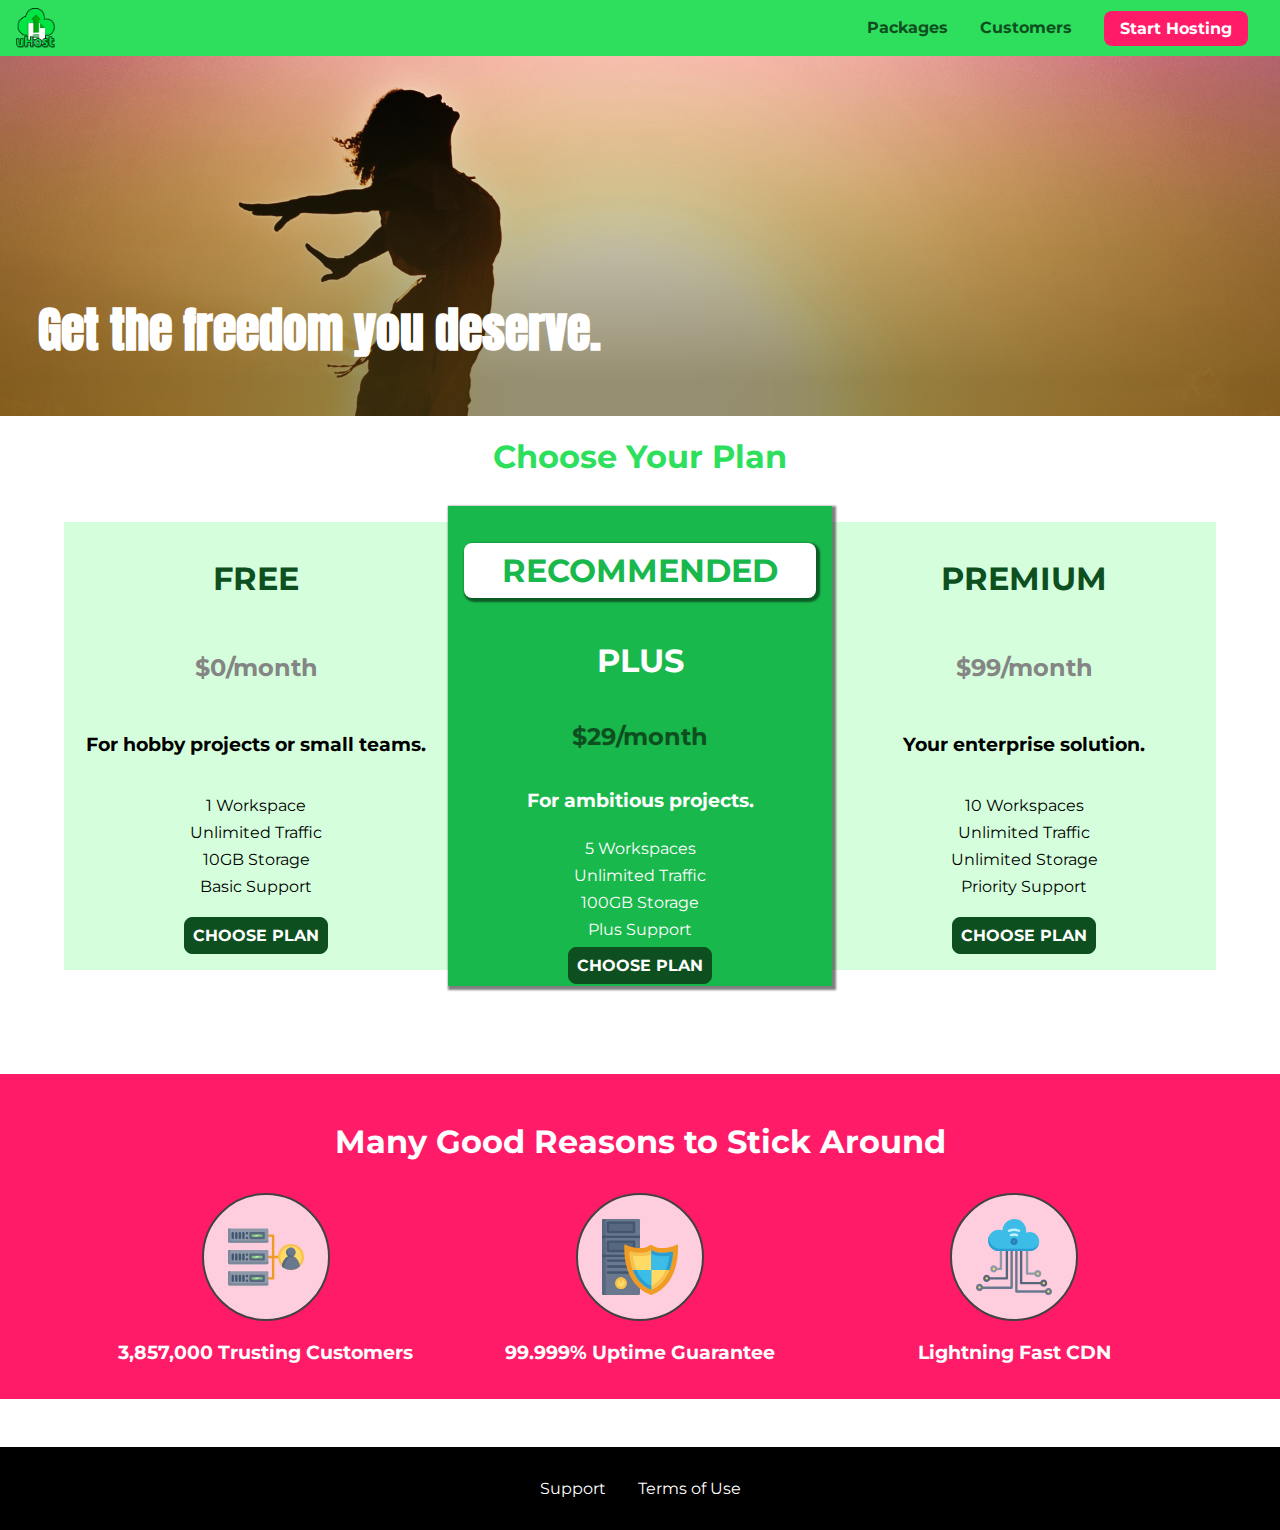
<file: index.html>
<!DOCTYPE html>
<html lang="en">

<head>
    <meta charset="UTF-8">
    <meta http-equiv="X-UA-Compatible" content="ie=edge">
    <meta name="viewport" content="width=device-width, initial-scale=1.0">
    <title>uHost</title>
    <link rel="shortcut icon" href="favicon.png">
    <link rel="icon" type="image/x-icon" href="./images/favicon.png">
    <link rel="stylesheet" href="shared.css">
    <link rel="stylesheet" href="main.css">
</head>

<body>
    <div class="backdrop"></div>
    <div class="modal">
        <h1 class="modal__title">Do you want to continue?</h1>
        <div class="modal__actions">
            <a href="start-hosting/index.html" class="modal__action">Yes!</a>
            <button class="modal__action modal__action--negative" type="button">No!</button>
        </div>
    </div>
    <header class="main-header">
        <div>
            <button class="toggle-button">
                <span class="toggle-button__bar"></span>
                <span class="toggle-button__bar"></span>
                <span class="toggle-button__bar"></span>
            </button>
            <a href="index.html" class="main-header__brand">
                <img src="images/uhost-icon.png" alt="uHost - Your favorite hosting company">
            </a>
        </div>
        <nav class="main-nav">
            <ul class="main-nav__items">
                <li class="main-nav__item">
                    <a href="packages/index.html">Packages</a>
                </li>
                <li class="main-nav__item">
                    <a href="customers/index.html">Customers</a>
                </li>
                <li class="main-nav__item main-nav__item--cta">
                    <a href="start-hosting/index.html">Start Hosting</a>
                </li>
            </ul>
        </nav>
    </header>
    <nav class="mobile-nav">
        <ul class="mobile-nav__items">
            <li class="mobile-nav__item">
                <a href="packages/index.html">Packages</a>
            </li>
            <li class="mobile-nav__item">
                <a href="customers/index.html">Customers</a>
            </li>
            <li class="mobile-nav__item mobile-nav__item--cta">
                <a href="start-hosting/index.html">Start Hosting</a>
            </li>
        </ul>
    </nav>
    <main>
        <section id="product-overview">
            <h1>Get the freedom you deserve.</h1>
        </section>
        <section id="plans">
            <h1 class="section-title">Choose Your Plan</h1>
            <div class="plan__list">
                <article class="plan">
                    <h1 class="plan__title">FREE</h1>
                    <h2 class="plan__price">$0/month</h2>
                    <h3>For hobby projects or small teams.</h3>
                    <ul class="plan__features">
                        <li class="plan__feature">1 Workspace</li>
                        <li class="plan__feature">Unlimited Traffic</li>
                        <li class="plan__feature">10GB Storage</li>
                        <li class="plan__feature">Basic Support</li>
                    </ul>
                    <div>
                        <button class="button">CHOOSE PLAN</button>
                    </div>
                </article>
                <article class="plan plan--highlighted">
                    <h1 class="plan__annotation">RECOMMENDED</h1>
                    <h1 class="plan__title">PLUS</h1>
                    <h2 class="plan__price">$29/month</h2>
                    <h3>For ambitious projects.</h3>
                    <ul class="plan__features">
                        <li class="plan__feature">5 Workspaces</li>
                        <li class="plan__feature">Unlimited Traffic</li>
                        <li class="plan__feature">100GB Storage</li>
                        <li class="plan__feature">Plus Support</li>
                    </ul>
                    <div>
                        <button class="button">CHOOSE PLAN</button>
                    </div>
                </article>
                <article class="plan">
                    <h1 class="plan__title">PREMIUM</h1>
                    <h2 class="plan__price">$99/month</h2>
                    <h3>Your enterprise solution.</h3>
                    <ul class="plan__features">
                        <li class="plan__feature">10 Workspaces</li>
                        <li class="plan__feature">Unlimited Traffic</li>
                        <li class="plan__feature">Unlimited Storage</li>
                        <li class="plan__feature">Priority Support</li>
                    </ul>
                    <div>
                        <button class="button">CHOOSE PLAN</button>
                    </div>
                </article>
            </div>
        </section>
        <section id="key-features">
            <h1 class="section-title">Many Good Reasons to Stick Around</h1>
            <ul class="key-feature__list">
                <li class="key-feature">
                    <div class="key-feature__image">
                        <svg viewBox="0 0 512 512">
                            <path style="fill:#F09B24;" d="M344,248h-32V112c0-4.418-3.582-8-8-8h-40c-4.418,0-8,3.582-8,8s3.582,8,8,8h32v128h-32  c-4.418,0-8,3.582-8,8s3.582,8,8,8h32v128h-32c-4.418,0-8,3.582-8,8s3.582,8,8,8h40c4.418,0,8-3.582,8-8V264h32c4.418,0,8-3.582,8-8  S348.418,248,344,248z"
                            />
                            <path style="fill:#8E9AA9;" d="M264,64H8c-4.418,0-8,3.582-8,8v80c0,4.418,3.582,8,8,8h256c4.418,0,8-3.582,8-8V72  C272,67.582,268.418,64,264,64z"
                            />
                            <path style="fill:#7C899B;" d="M24,144c-4.418,0-8-3.582-8-8V64H8c-4.418,0-8,3.582-8,8v80c0,4.418,3.582,8,8,8h256  c4.418,0,8-3.582,8-8v-8H24z"
                            />
                            <rect x="152" y="96" style="fill:#B8E3A8;" width="88" height="32" />
                            <g>
                                <polygon style="fill:#7EC97D;" points="152,96 152,128 166,128 198,96  " />
                                <polygon style="fill:#7EC97D;" points="220,96 188,128 240,128 240,96  " />
                            </g>
                            <path style="fill:#56677E;" d="M240,136h-88c-4.418,0-8-3.582-8-8V96c0-4.418,3.582-8,8-8h88c4.418,0,8,3.582,8,8v32  C248,132.418,244.418,136,240,136z M160,120h72v-16h-72V120z"
                            />
                            <g>
                                <path style="fill:#435670;" d="M32,136c-4.418,0-8-3.582-8-8V96c0-4.418,3.582-8,8-8s8,3.582,8,8v32C40,132.418,36.418,136,32,136z   "
                                />
                                <path style="fill:#435670;" d="M56,136c-4.418,0-8-3.582-8-8V96c0-4.418,3.582-8,8-8s8,3.582,8,8v32C64,132.418,60.418,136,56,136z   "
                                />
                                <path style="fill:#435670;" d="M80,136c-4.418,0-8-3.582-8-8V96c0-4.418,3.582-8,8-8s8,3.582,8,8v32C88,132.418,84.418,136,80,136z   "
                                />
                                <path style="fill:#435670;" d="M104,136c-4.418,0-8-3.582-8-8V96c0-4.418,3.582-8,8-8s8,3.582,8,8v32   C112,132.418,108.418,136,104,136z"
                                />
                                <path style="fill:#435670;" d="M128,105c-4.418,0-8-3.582-8-8v-1c0-4.418,3.582-8,8-8s8,3.582,8,8v1   C136,101.418,132.418,105,128,105z"
                                />
                                <path style="fill:#435670;" d="M128,136c-4.418,0-8-3.582-8-8v-1c0-4.418,3.582-8,8-8s8,3.582,8,8v1   C136,132.418,132.418,136,128,136z"
                                />
                            </g>
                            <path style="fill:#8E9AA9;" d="M264,208H8c-4.418,0-8,3.582-8,8v80c0,4.418,3.582,8,8,8h256c4.418,0,8-3.582,8-8v-80  C272,211.582,268.418,208,264,208z"
                            />
                            <path style="fill:#7C899B;" d="M24,288c-4.418,0-8-3.582-8-8v-72H8c-4.418,0-8,3.582-8,8v80c0,4.418,3.582,8,8,8h256  c4.418,0,8-3.582,8-8v-8H24z"
                            />
                            <rect x="152" y="240" style="fill:#B8E3A8;" width="88" height="32" />
                            <g>
                                <polygon style="fill:#7EC97D;" points="152,240 152,272 166,272 198,240  " />
                                <polygon style="fill:#7EC97D;" points="220,240 188,272 240,272 240,240  " />
                            </g>
                            <path style="fill:#56677E;" d="M240,280h-88c-4.418,0-8-3.582-8-8v-32c0-4.418,3.582-8,8-8h88c4.418,0,8,3.582,8,8v32  C248,276.418,244.418,280,240,280z M160,264h72v-16h-72V264z"
                            />
                            <g>
                                <path style="fill:#435670;" d="M32,280c-4.418,0-8-3.582-8-8v-32c0-4.418,3.582-8,8-8s8,3.582,8,8v32C40,276.418,36.418,280,32,280   z"
                                />
                                <path style="fill:#435670;" d="M56,280c-4.418,0-8-3.582-8-8v-32c0-4.418,3.582-8,8-8s8,3.582,8,8v32C64,276.418,60.418,280,56,280   z"
                                />
                                <path style="fill:#435670;" d="M80,280c-4.418,0-8-3.582-8-8v-32c0-4.418,3.582-8,8-8s8,3.582,8,8v32C88,276.418,84.418,280,80,280   z"
                                />
                                <path style="fill:#435670;" d="M104,280c-4.418,0-8-3.582-8-8v-32c0-4.418,3.582-8,8-8s8,3.582,8,8v32   C112,276.418,108.418,280,104,280z"
                                />
                                <path style="fill:#435670;" d="M128,249c-4.418,0-8-3.582-8-8v-1c0-4.418,3.582-8,8-8s8,3.582,8,8v1   C136,245.418,132.418,249,128,249z"
                                />
                                <path style="fill:#435670;" d="M128,280c-4.418,0-8-3.582-8-8v-1c0-4.418,3.582-8,8-8s8,3.582,8,8v1   C136,276.418,132.418,280,128,280z"
                                />
                            </g>
                            <path style="fill:#8E9AA9;" d="M264,352H8c-4.418,0-8,3.582-8,8v80c0,4.418,3.582,8,8,8h256c4.418,0,8-3.582,8-8v-80  C272,355.582,268.418,352,264,352z"
                            />
                            <path style="fill:#7C899B;" d="M24,432c-4.418,0-8-3.582-8-8v-72H8c-4.418,0-8,3.582-8,8v80c0,4.418,3.582,8,8,8h256  c4.418,0,8-3.582,8-8v-8H24z"
                            />
                            <rect x="152" y="384" style="fill:#B8E3A8;" width="88" height="32" />
                            <g>
                                <polygon style="fill:#7EC97D;" points="152,384 152,416 166,416 198,384  " />
                                <polygon style="fill:#7EC97D;" points="220,384 188,416 240,416 240,384  " />
                            </g>
                            <path style="fill:#56677E;" d="M240,424h-88c-4.418,0-8-3.582-8-8v-32c0-4.418,3.582-8,8-8h88c4.418,0,8,3.582,8,8v32  C248,420.418,244.418,424,240,424z M160,408h72v-16h-72V408z"
                            />
                            <g>
                                <path style="fill:#435670;" d="M32,424c-4.418,0-8-3.582-8-8v-32c0-4.418,3.582-8,8-8s8,3.582,8,8v32C40,420.418,36.418,424,32,424   z"
                                />
                                <path style="fill:#435670;" d="M56,424c-4.418,0-8-3.582-8-8v-32c0-4.418,3.582-8,8-8s8,3.582,8,8v32C64,420.418,60.418,424,56,424   z"
                                />
                                <path style="fill:#435670;" d="M80,424c-4.418,0-8-3.582-8-8v-32c0-4.418,3.582-8,8-8s8,3.582,8,8v32C88,420.418,84.418,424,80,424   z"
                                />
                                <path style="fill:#435670;" d="M104,424c-4.418,0-8-3.582-8-8v-32c0-4.418,3.582-8,8-8s8,3.582,8,8v32   C112,420.418,108.418,424,104,424z"
                                />
                                <path style="fill:#435670;" d="M128,393c-4.418,0-8-3.582-8-8v-1c0-4.418,3.582-8,8-8s8,3.582,8,8v1   C136,389.418,132.418,393,128,393z"
                                />
                                <path style="fill:#435670;" d="M128,424c-4.418,0-8-3.582-8-8v-1c0-4.418,3.582-8,8-8s8,3.582,8,8v1   C136,420.418,132.418,424,128,424z"
                                />
                            </g>
                            <path style="fill:#F7C14D;" d="M424,168c-48.523,0-88,39.477-88,88s39.477,88,88,88s88-39.477,88-88S472.523,168,424,168z" />
                            <path style="fill:#FFDB66;" d="M424,184c-39.701,0-72,32.299-72,72s32.299,72,72,72s72-32.299,72-72S463.701,184,424,184z" />
                            <path style="fill:#69788D;" d="M484.893,314.16C476.393,274.588,451.922,248,424,248s-52.393,26.588-60.893,66.16  c-0.605,2.82,0.354,5.749,2.511,7.664C381.731,336.124,402.465,344,424,344s42.269-7.876,58.381-22.176  C484.539,319.909,485.498,316.98,484.893,314.16z"
                            />
                            <path style="fill:#56677E;" d="M434.053,249.171C430.768,248.403,427.411,248,424,248c-27.922,0-52.393,26.588-60.893,66.16  c-0.605,2.82,0.354,5.749,2.511,7.664c3.383,3.002,6.979,5.703,10.734,8.125C384.904,286.243,407.373,255.378,434.053,249.171z"
                            />
                            <path style="fill:#69788D;" d="M424,192c-17.645,0-32,14.355-32,32s14.355,32,32,32s32-14.355,32-32S441.645,192,424,192z" />
                            <path style="fill:#56677E;" d="M432,248c-17.645,0-32-14.355-32-32c0-6.783,2.128-13.076,5.742-18.258  C397.444,203.53,392,213.138,392,224c0,17.645,14.355,32,32,32c10.862,0,20.471-5.444,26.258-13.742  C445.076,245.872,438.783,248,432,248z"
                            />

                        </svg>
                    </div>
                    <p class="key-feature__description">3,857,000 Trusting Customers</p>
                </li>
                <li class="key-feature">
                    <div class="key-feature__image">
                        <svg viewBox="0 0 512 512">
                            <path style="fill:#69788D;" d="M248,0H8C3.582,0,0,3.582,0,8v496c0,4.418,3.582,8,8,8h240c4.418,0,8-3.582,8-8V8  C256,3.582,252.418,0,248,0z"
                            />
                            <path style="fill:#56677E;" d="M24,504V8c0-4.418,3.582-8,8-8H8C3.582,0,0,3.582,0,8v496c0,4.418,3.582,8,8,8h24  C27.582,512,24,508.418,24,504z"
                            />
                            <g>
                                <rect x="0" y="112" style="fill:#435670;" width="256" height="16" />
                                <rect x="0" y="240" style="fill:#435670;" width="256" height="16" />
                            </g>
                            <path style="fill:#F7C14D;" d="M128,392c-22.056,0-40,17.944-40,40s17.944,40,40,40s40-17.944,40-40S150.056,392,128,392z" />
                            <path style="fill:#FFDB66;" d="M128,408c-13.233,0-24,10.767-24,24s10.767,24,24,24s24-10.767,24-24S141.233,408,128,408z" />
                            <path style="fill:#F7C14D;" d="M128,392c-2.739,0-5.414,0.278-8,0.805V424c0,4.418,3.582,8,8,8c4.418,0,8-3.582,8-8v-31.195  C133.414,392.278,130.739,392,128,392z"
                            />
                            <g>
                                <path style="fill:#435670;" d="M216,288H40c-4.418,0-8-3.582-8-8s3.582-8,8-8h176c4.418,0,8,3.582,8,8S220.418,288,216,288z"
                                />
                                <path style="fill:#435670;" d="M216,328H40c-4.418,0-8-3.582-8-8s3.582-8,8-8h176c4.418,0,8,3.582,8,8S220.418,328,216,328z"
                                />
                                <path style="fill:#435670;" d="M216,368H40c-4.418,0-8-3.582-8-8s3.582-8,8-8h176c4.418,0,8,3.582,8,8S220.418,368,216,368z"
                                />
                                <path style="fill:#435670;" d="M216,16H40c-4.418,0-8,3.582-8,8v64c0,4.418,3.582,8,8,8h176c4.418,0,8-3.582,8-8V24   C224,19.582,220.418,16,216,16z"
                                />
                            </g>
                            <rect x="48" y="32" style="fill:#56677E;" width="160" height="48" />
                            <path style="fill:#435670;" d="M216,144H40c-4.418,0-8,3.582-8,8v64c0,4.418,3.582,8,8,8h176c4.418,0,8-3.582,8-8v-64  C224,147.582,220.418,144,216,144z"
                            />
                            <rect x="48" y="160" style="fill:#56677E;" width="160" height="48" />
                            <path style="fill:#F09B24;" d="M511.747,180.237c-0.194-6.537-8.107-10.107-13.135-5.894c-5.6,4.693-42.904,21.282-98.514,21.282  c-33.45,0-64.625-20.999-64.929-21.206c-2.9-1.991-6.764-1.85-9.512,0.346c-2.677,2.135-27.201,20.86-63.793,20.86  c-55.607,0-92.914-16.589-98.515-21.282c-5.028-4.211-12.941-0.645-13.135,5.894c-1.634,54.834,4.655,105.941,18.693,151.903  c12.096,39.604,29.759,74.047,52.497,102.373c27.538,34.304,62.743,59.882,104.66,76.045c3.069,1.918,6.757,1.921,9.83,0  c41.917-16.163,77.122-41.741,104.66-76.045c22.738-28.326,40.401-62.77,52.497-102.373  C507.092,286.179,513.381,235.071,511.747,180.237z"
                            />
                            <path style="fill:#F7C14D;" d="M476.21,221.226c-1.953-1.631-4.568-2.235-7.036-1.628c-21.686,5.327-44.926,8.028-69.075,8.028  c-25.926,0-49.633-8.975-64.955-16.504c-2.307-1.134-5.016-1.091-7.284,0.116c-14.059,7.477-36.919,16.388-65.994,16.388  c-24.153,0-47.394-2.701-69.075-8.028c-5.155-1.268-10.221,2.966-9.894,8.261c2.077,33.693,7.668,65.635,16.616,94.935  c22.774,74.565,66.139,126.334,128.888,153.868c2.032,0.891,4.397,0.891,6.43,0c61.777-27.107,104.716-78.876,127.62-153.868  c8.948-29.3,14.539-61.241,16.616-94.935C479.224,225.319,478.163,222.856,476.21,221.226z"
                            />
                            <path style="fill:#FFDB66;" d="M331.609,451.727c-52.604-25.289-89.304-70.987-109.144-135.944  c-6.532-21.39-11.162-44.336-13.82-68.447c17.133,2.852,34.952,4.291,53.22,4.291c29.394,0,53.376-7.793,69.978-15.561  c17.44,7.736,41.656,15.561,68.256,15.561c18.267,0,36.085-1.439,53.219-4.291c-2.659,24.112-7.288,47.06-13.82,68.448  C419.545,381.108,383.27,426.805,331.609,451.727z"
                            />
                            <g>
                                <path style="fill:#2C9DD4;" d="M479.066,227.858c0.157-2.539-0.903-5.002-2.856-6.633s-4.568-2.235-7.036-1.628   c-21.686,5.327-44.926,8.028-69.075,8.028c-25.926,0-49.633-8.975-64.955-16.504c-1.057-0.52-2.2-0.78-3.345-0.806l-0.072,133.351   h123.601c2.556-6.746,4.933-13.702,7.123-20.874C471.398,293.493,476.989,261.552,479.066,227.858z"
                                />
                                <path style="fill:#2C9DD4;" d="M206.658,343.667c24.153,63.42,65.028,108.108,121.743,132.995c1.031,0.452,2.147,0.673,3.263,0.666   l0.063-133.661H206.658z"
                                />
                            </g>
                            <g>
                                <path style="fill:#3CBDE8;" d="M439.497,315.783c6.532-21.389,11.161-44.336,13.82-68.448c-17.134,2.852-34.952,4.291-53.219,4.291   c-26.6,0-50.815-7.824-68.256-15.561l-0.116,107.601h97.758C433.179,334.807,436.524,325.518,439.497,315.783z"
                                />
                                <path style="fill:#3CBDE8;" d="M232.523,343.667c21.144,50.298,54.363,86.56,99.087,108.06l0.117-108.06H232.523z" />
                            </g>
                        </svg>
                    </div>
                    <p class="key-feature__description">99.999% Uptime Guarantee</p>
                </li>
                <li class="key-feature">
                    <div class="key-feature__image">
                        <svg viewBox="0 0 512 512">
                            <path style="fill:#8E9AA9;" d="M168,200c-4.418,0-8,3.582-8,8v120h-17.376c-3.302-9.311-12.194-16-22.624-16  c-13.234,0-24,10.767-24,24s10.766,24,24,24c10.429,0,19.321-6.689,22.624-16H168c4.418,0,8-3.582,8-8V208  C176,203.582,172.418,200,168,200z"
                            />
                            <path style="fill:#FFDB66;" d="M120,328c-4.411,0-8,3.589-8,8s3.589,8,8,8s8-3.589,8-8S124.411,328,120,328z" />
                            <path style="fill:#56677E;" d="M208,200c-4.418,0-8,3.582-8,8v184H94.624C91.322,382.689,82.43,376,72,376  c-13.234,0-24,10.767-24,24s10.766,24,24,24c10.429,0,19.321-6.689,22.624-16H208c4.418,0,8-3.582,8-8V208  C216,203.582,212.418,200,208,200z"
                            />
                            <path style="fill:#FFDB66;" d="M72,392c-4.411,0-8,3.589-8,8s3.589,8,8,8s8-3.589,8-8S76.411,392,72,392z" />
                            <path style="fill:#69788D;" d="M240,208c-4.418,0-8,3.582-8,8v239H47.24c-2.671-10.34-12.078-18-23.24-18c-13.234,0-24,10.767-24,24  s10.766,24,24,24c9.666,0,18.009-5.747,21.809-14H240c4.418,0,8-3.582,8-8V216C248,211.582,244.418,208,240,208z"
                            />
                            <path style="fill:#FFDB66;" d="M24,453c-4.411,0-8,3.589-8,8s3.589,8,8,8s8-3.589,8-8S28.411,453,24,453z" />
                            <path style="fill:#69788D;" d="M488,464c-10.429,0-19.321,6.689-22.624,16H280V208c0-4.418-3.582-8-8-8s-8,3.582-8,8v280  c0,4.418,3.582,8,8,8h193.376c3.302,9.311,12.194,16,22.624,16c13.234,0,24-10.767,24-24S501.234,464,488,464z"
                            />
                            <path style="fill:#FFDB66;" d="M488,480c-4.411,0-8,3.589-8,8s3.589,8,8,8s8-3.589,8-8S492.411,480,488,480z" />
                            <path style="fill:#56677E;" d="M456,408c-10.429,0-19.321,6.689-22.624,16H312V208c0-4.418-3.582-8-8-8s-8,3.582-8,8v224  c0,4.418,3.582,8,8,8h129.376c3.302,9.311,12.194,16,22.624,16c13.234,0,24-10.767,24-24S469.234,408,456,408z"
                            />
                            <path style="fill:#FFDB66;" d="M456,424c-4.411,0-8,3.589-8,8s3.589,8,8,8s8-3.589,8-8S460.411,424,456,424z" />
                            <path style="fill:#8E9AA9;" d="M416,344c-10.429,0-19.321,6.689-22.624,16H352V208c0-4.418-3.582-8-8-8s-8,3.582-8,8v160  c0,4.418,3.582,8,8,8h49.376c3.302,9.311,12.194,16,22.624,16c13.234,0,24-10.767,24-24S429.234,344,416,344z"
                            />
                            <path style="fill:#FFDB66;" d="M416,360c-4.411,0-8,3.589-8,8s3.589,8,8,8s8-3.589,8-8S420.411,360,416,360z" />
                            <path style="fill:#3CBDE8;" d="M362,88c-8.741,0-17.231,1.751-25.06,5.085C337.646,88.797,338,84.43,338,80  c0-44.112-35.888-80-80-80c-42.823,0-77.895,33.816-79.909,76.149C170.393,73.415,162.244,72,154,72c-39.701,0-72,32.299-72,72  s32.299,72,72,72h208c35.29,0,64-28.71,64-64S397.29,88,362,88z"
                            />
                            <path style="fill:#2C9DD4;" d="M368,200H160c-39.701,0-72-32.299-72-72c0-5.863,0.721-11.559,2.05-17.019  C84.918,120.88,82,132.102,82,144c0,39.701,32.299,72,72,72h208c30.389,0,55.88-21.296,62.379-49.743  C413.565,186.327,392.352,200,368,200z"
                            />
                            <path style="fill:#2A7DB5;" d="M256,128c-13.234,0-24,10.767-24,24s10.766,24,24,24c13.233,0,24-10.767,24-24S269.233,128,256,128z"
                            />
                            <path style="fill:#2C9DD4;" d="M256,144c-4.411,0-8,3.589-8,8s3.589,8,8,8c4.411,0,8-3.589,8-8S260.411,144,256,144z" />
                            <g>
                                <path style="fill:#C5F1FA;" d="M221.755,87.695c-2.994,0-5.864-1.688-7.233-4.572c-1.894-3.991-0.194-8.763,3.798-10.657   C230.157,66.849,242.834,64,256,64c13.166,0,25.844,2.849,37.68,8.466c3.992,1.895,5.692,6.666,3.798,10.657   s-6.666,5.692-10.657,3.798C277.144,82.328,266.774,80,256,80c-10.774,0-21.144,2.328-30.821,6.921   C224.072,87.446,222.904,87.695,221.755,87.695z"
                                />
                                <path style="fill:#C5F1FA;" d="M276.545,116.618c-1.148,0-2.316-0.249-3.424-0.774C267.745,113.293,261.985,112,256,112   c-5.985,0-11.745,1.293-17.121,3.844c-3.991,1.895-8.763,0.192-10.657-3.798c-1.894-3.992-0.193-8.764,3.798-10.657   C239.557,97.813,247.625,96,256,96c8.376,0,16.444,1.813,23.98,5.389c3.991,1.894,5.692,6.665,3.798,10.657   C282.41,114.93,279.539,116.618,276.545,116.618z"
                                />
                            </g>

                        </svg>
                    </div>
                    <p class="key-feature__description">Lightning Fast CDN</p>
                </li>
            </ul>
        </section>
    </main>
    <footer class="main-footer">
        <nav>
            <ul class="main-footer__links">
                <li class="main-footer__link">
                    <a href="#">Support</a>
                </li>
                <li class="main-footer__link">
                    <a href="#">Terms of Use</a>
                </li>
            </ul>
        </nav>
    </footer>
    <script src="shared.js"></script>
</body>

</html>
</file>
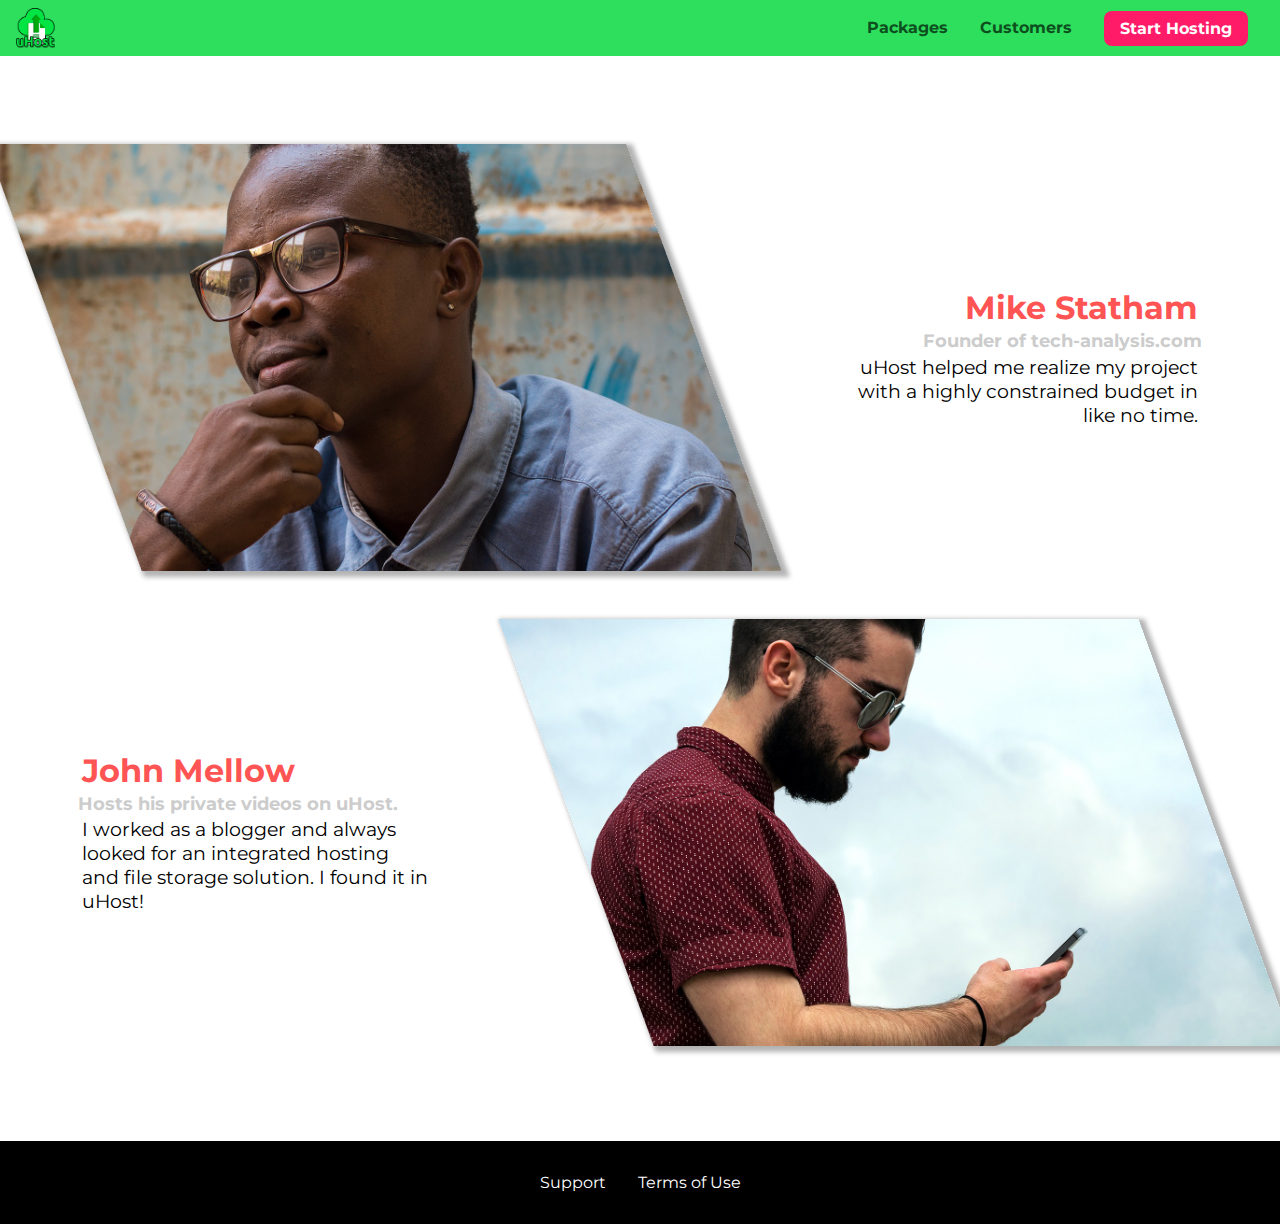
<file: Customers/index.html>
<!DOCTYPE html>
<html lang="en">

<head>
    <meta charset="UTF-8">
    <meta name="viewport" content="width=device-width, initial-scale=1.0">
    <meta http-equiv="X-UA-Compatible" content="ie=edge">
    <title>uHost Customers</title>
    <link rel="shortcut icon" href="../favicon.png">
    <link rel="stylesheet" href="../shared.css">
    <link rel="stylesheet" href="customers.css">
</head>

<body>
    <div class="backdrop"></div>
    <header class="main-header">
        <div>
            <button class="toggle-button">
                <span class="toggle-button__bar"></span>
                <span class="toggle-button__bar"></span>
                <span class="toggle-button__bar"></span>
            </button>
            <a href="../index.html" class="main-header__brand">
                <img src="../images/uhost-icon.png" alt="uHost - Your favorite hosting company">
            </a>
        </div>
        <nav class="main-nav">
            <ul class="main-nav__items">
                <li class="main-nav__item">
                    <a href="../packages/index.html">Packages</a>
                </li>
                <li class="main-nav__item">
                    <a href="index.html">Customers</a>
                </li>
                <li class="main-nav__item main-nav__item--cta">
                    <a href="../start-hosting/index.html">Start Hosting</a>
                </li>
            </ul>
        </nav>
    </header>
    <nav class="mobile-nav">
        <ul class="mobile-nav__items">
            <li class="mobile-nav__item">
                <a href="../packages/index.html">Packages</a>
            </li>
            <li class="mobile-nav__item">
                <a href="index.html">Customers</a>
            </li>
            <li class="mobile-nav__item mobile-nav__item--cta">
                <a href="../start-hosting/index.html">Start Hosting</a>
            </li>
        </ul>
    </nav>
    <main>
        <div>
            <div class="testimonial" id="customer-1">
                <div class="testimonial__image-container">
                    <img src="../images/customer-1.jpg" alt="Mike Statham - Customer" class="testimonial__image">
                </div>
                <div class="testimonial__info">
                    <h1 class="testimonial__name">Mike Statham</h1>
                    <h2 class="testimonial__subtitle">Founder of
                        <a href="tech-analysis.com">tech-analysis.com</a>
                    </h2>
                    <p class="testimonial__text">uHost helped me realize my project with a highly constrained budget in like no time.</p>
                </div>
            </div>
            <div class="testimonial" id="customer-2">

                <div class="testimonial__info">
                    <h1 class="testimonial__name">John Mellow</h1>
                    <h2 class="testimonial__subtitle">Hosts his private videos on uHost.
                    </h2>
                    <p class="testimonial__text">I worked as a blogger and always looked for an integrated hosting and file storage solution. I found
                        it in uHost!
                    </p>
                </div>
                <div class="testimonial__image-container">
                    <img src="../images/customer-2.jpg" alt="John Mellow - Customer" class="testimonial__image">
                </div>
            </div>
        </div>
    </main>
    <footer class="main-footer">
        <nav>
            <ul class="main-footer__links">
                <li class="main-footer__link">
                    <a href="#">Support</a>
                </li>
                <li class="main-footer__link">
                    <a href="#">Terms of Use</a>
                </li>
            </ul>
        </nav>
    </footer>
    <script src="../shared.js"></script>
</body>

</html>
</file>
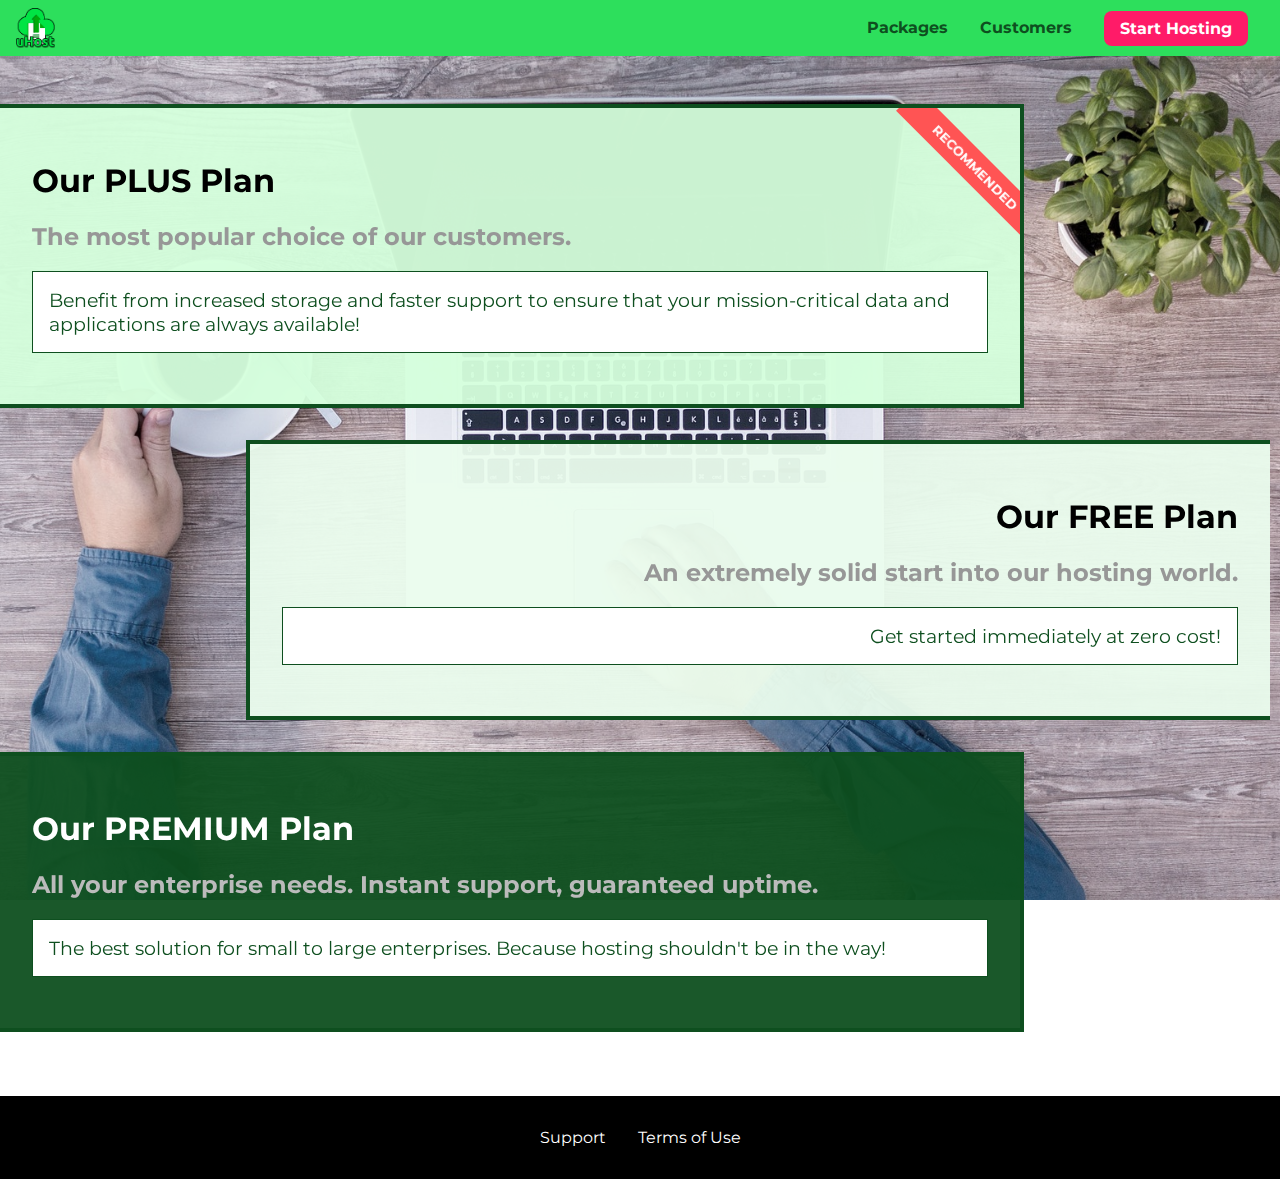
<file: packages/index.html>
<!DOCTYPE html>
<html lang="en">

<head>
    <meta charset="UTF-8">
    <meta http-equiv="X-UA-Compatible" content="ie=edge">
    <meta name="viewport" content="width=device-width, initial-scale=1.0">
    <title>uHost</title>
    <link rel="shortcut icon" href="../favicon.png">
    <link rel="stylesheet" href="../shared.css">
    <link rel="stylesheet" href="packages.css">
</head>

<body>
    <div class="backdrop"></div>
    <div class="background"></div>
    <header class="main-header">
        <div>
            <button class="toggle-button">
                <span class="toggle-button__bar"></span>
                <span class="toggle-button__bar"></span>
                <span class="toggle-button__bar"></span>
            </button>
            <a href="../index.html" class="main-header__brand">
                <img src="../images/uhost-icon.png" alt="uHost - Your favorite hosting company">
            </a>
        </div>
        <nav class="main-nav">
            <ul class="main-nav__items">
                <li class="main-nav__item">
                    <a href="index.html">Packages</a>
                </li>
                <li class="main-nav__item">
                    <a href="../customers/index.html">Customers</a>
                </li>
                <li class="main-nav__item main-nav__item--cta">
                    <a href="../start-hosting/index.html">Start Hosting</a>
                </li>
            </ul>
        </nav>
    </header>
    <nav class="mobile-nav">
        <ul class="mobile-nav__items">
            <li class="mobile-nav__item">
                <a href="index.html">Packages</a>
            </li>
            <li class="mobile-nav__item">
                <a href="../customers/index.html">Customers</a>
            </li>
            <li class="mobile-nav__item mobile-nav__item--cta">
                <a href="../start-hosting/index.html">Start Hosting</a>
            </li>
        </ul>
    </nav>
    <main>
        <section class="package" id="plus">
            <a href="#">
                <h1 class="package__title">Our PLUS Plan</h1>
                <h2 class="package__badge">RECOMMENDED</h2>
                <h2 class="package__subtitle">The most popular choice of our customers.</h2>
                <p class="package__info">Benefit from increased storage and faster support to ensure that your mission-critical data and applications
                    are always available!</p>
            </a>
        </section>
        <section class="package" id="free">
            <a href="#">
                <h1 class="package__title">Our FREE Plan</h1>
                <h2 class="package__subtitle">An extremely solid start into our hosting world.</h2>
                <p class="package__info">Get started immediately at zero cost!</p>
            </a>
        </section>
        <div class="clearfix"></div>
        <section class="package" id="premium">
            <a href="#">
                <h1 class="package__title">Our PREMIUM Plan</h1>
                <h2 class="package__subtitle">All your enterprise needs. Instant support, guaranteed uptime. </h2>
                <p class="package__info">The best solution for small to large enterprises. Because hosting shouldn't be in the way!</p>
            </a>
        </section>
    </main>
    <footer class="main-footer">
        <nav>
            <ul class="main-footer__links">
                <li class="main-footer__link">
                    <a href="#">Support</a>
                </li>
                <li class="main-footer__link">
                    <a href="#">Terms of Use</a>
                </li>
            </ul>
        </nav>
    </footer>
    <script src="../shared.js"></script>
</body>

</html>
</file>
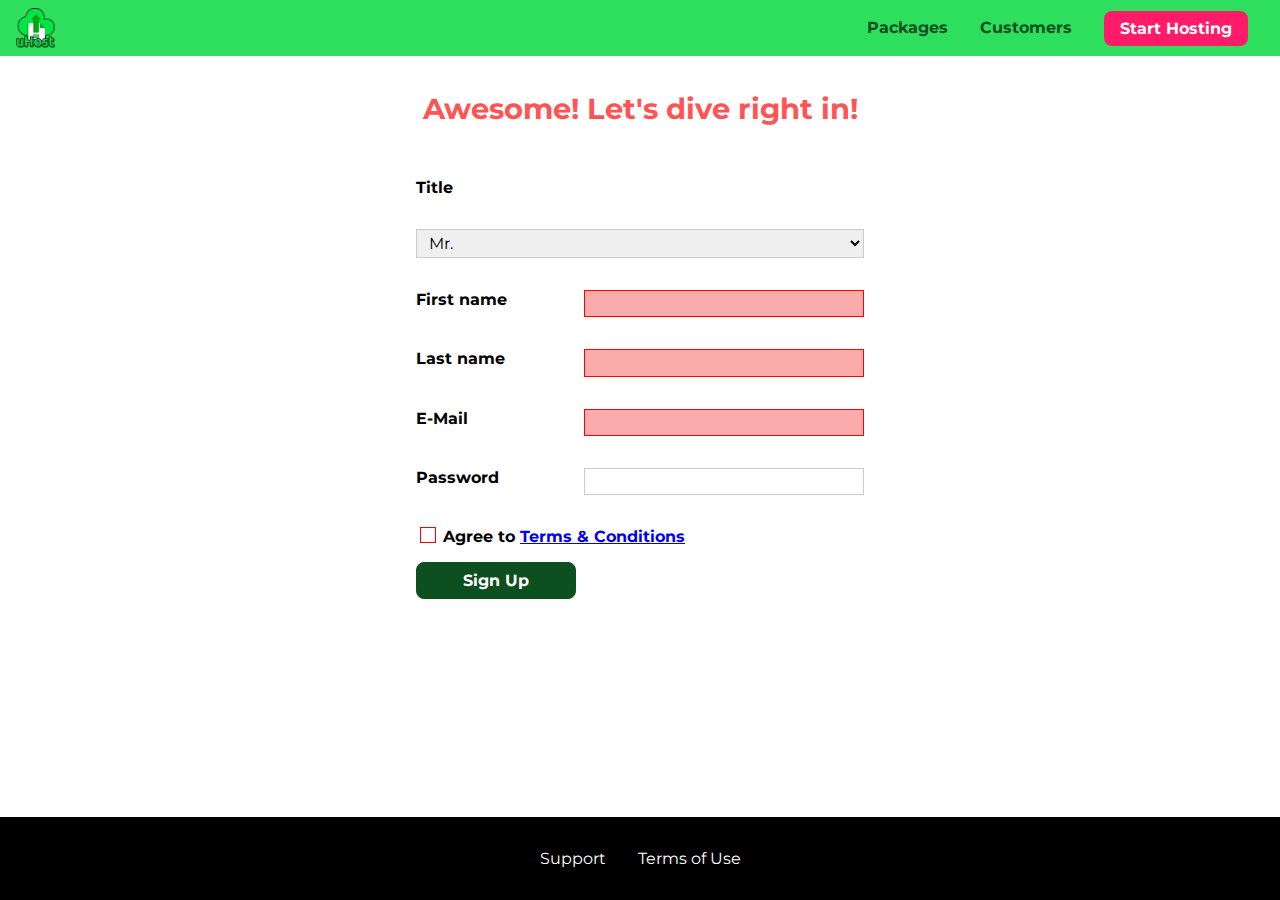
<file: start-hosting/index.html>
<!DOCTYPE html>
<html lang="en">
  <head>
    <meta charset="UTF-8" />
    <meta name="viewport" content="width=device-width, initial-scale=1.0" />
    <meta http-equiv="X-UA-Compatible" content="ie=edge" />
    <title>uHost Signup</title>
    <link rel="shortcut icon" href="../favicon.png" />
    <link
      href="https://fonts.googleapis.com/css?family=Anton|Montserrat:400,700"
      rel="stylesheet"
    />
    <link rel="stylesheet" href="../shared.css" />
    <link rel="stylesheet" href="start-hosting.css" />
  </head>

  <body>
    <div class="backdrop"></div>
    <header class="main-header">
      <div>
        <button class="toggle-button">
          <span class="toggle-button__bar"></span>
          <span class="toggle-button__bar"></span>
          <span class="toggle-button__bar"></span>
        </button>
        <a href="../index.html" class="main-header__brand">
          <img
            src="../images/uhost-icon.png"
            alt="uHost - Your favorite hosting company"
          />
        </a>
      </div>
      <nav class="main-nav">
        <ul class="main-nav__items">
          <li class="main-nav__item">
            <a href="../packages/index.html">Packages</a>
          </li>
          <li class="main-nav__item">
            <a href="../customers/index.html">Customers</a>
          </li>
          <li class="main-nav__item main-nav__item--cta">
            <a href="index.html">Start Hosting</a>
          </li>
        </ul>
      </nav>
    </header>
    <nav class="mobile-nav">
      <ul class="mobile-nav__items">
        <li class="mobile-nav__item">
          <a href="../packages/index.html">Packages</a>
        </li>
        <li class="mobile-nav__item">
          <a href="../customers/index.html">Customers</a>
        </li>
        <li class="mobile-nav__item mobile-nav__item--cta">
          <a href="index.html">Start Hosting</a>
        </li>
      </ul>
    </nav>
    <main class="signup-page">
      <h1 class="signup-title">Awesome! Let's dive right in!</h1>
      <form action="index.html" class="signup-form">
        <label for="title">Title</label>
        <select id="title">
          <option value="mr">Mr.</option>
          <option value="ms">Ms.</option>
        </select>

        <label for="first-name">First name</label>
        <input type="text" id="first-name" required />
        <label for="last-name">Last name</label>
        <input type="text" id="last-name" required />
        <label for="email">E-Mail</label>
        <input type="email" id="email" required />
        <label for="password">Password</label>
        <input type="password" id="password" />
        <div class="signup-form__checkbox">
          <input type="checkbox" id="agree-terms" required />
          <label for="agree-terms"
            >Agree to
            <a href="#">Terms &amp; Conditions</a>
          </label>
        </div>

        <button type="submit" class="button">Sign Up</button>
      </form>
    </main>
    <footer class="main-footer">
      <nav>
        <ul class="main-footer__links">
          <li class="main-footer__link">
            <a href="#">Support</a>
          </li>
          <li class="main-footer__link">
            <a href="#">Terms of Use</a>
          </li>
        </ul>
      </nav>
    </footer>
    <script src="../shared.js"></script>
  </body>
</html>
</file>
<file: shared.css>
@import url('https://fonts.googleapis.com/css?family=Roboto:100,400,900');
@import url('https://fonts.googleapis.com/css?family=Anton');
@import url('https://fonts.googleapis.com/css?family=Montserrat:400,700');

* {
  box-sizing: border-box;
}

html {
  height: 100%;
}

body {
  font-family: "Montserrat", sans-serif;
  margin: 0;
  display: grid;
  grid-template-rows: 3.5rem auto fit-content(8rem);
  grid-template-areas: "header"
                       "main"
                       "footer";
  /* padding-top: 3.5rem; */
  height: 100%;
}

main {
  /* grid-row: 2 / 3; */
  grid-area: main;
}

.backdrop {
  display: none;
  position: fixed;
  opacity: 0;
  top: 0;
  left: 0;
  z-index: 100;
  width: 100vw;
  height: 100vh;
  background: rgba(0, 0, 0, 0.5);
  transition: opacity 0.2s  linear;
}

.main-header {
  width: 100%;
  position: fixed;
  top: 0;
  left: 0;
  background: #2ddf5c;
  padding: 0.5rem 1rem;
  z-index: 60;
  display: flex;
  align-items: center;
  justify-content: space-between;
}

.toggle-button {
  width: 3rem;
  background: transparent;
  border: none;
  cursor: pointer;
  padding-top: 0;
  padding-bottom: 0;
  vertical-align: middle;
}

.toggle-button:focus {
  outline: none;
}

.toggle-button__bar {
  width: 100%;
  height: 0.2rem;
  background: black;
  display: block;
  margin: 0.6rem 0;
}

.main-header__brand {
  color: #0e4f1f;
  text-decoration: none;
  font-weight: bold;
  /* width: 20px; */
}

.main-header__brand img {
  height: 2.5rem;
  vertical-align: middle;
  /* width: 100%; */
}

.main-nav {
  display: none;
}

.main-nav__items {
  margin: 0;
  padding: 0;
  list-style: none;
  display: flex;
}

.main-nav__item {
  margin: 0 1rem;
}

.main-nav__item a,
.mobile-nav__item a {
  text-decoration: none;
  color: #0e4f1f;
  font-weight: bold;
  padding: 0.2rem 0;
}

.main-nav__item a:hover,
.main-nav__item a:active {
  color: white;
  border-bottom: 5px solid white;
}


.main-nav__item--cta {
  animation: wiggle 400ms 2s 8   ease-out none; 
}



.main-nav__item--cta a,
.mobile-nav__item--cta a {
  color: white;
  background: #ff1b68;
  padding: 0.5rem 1rem;
  border-radius: 8px;
}

.main-nav__item--cta a:hover,
.main-nav__item--cta a:active,
.mobile-nav__item--cta a:hover,
.mobile-nav__item--cta a:active {
  color: #ff1b68;
  background: white;
  border: none;
}

@media (min-width: 40rem) {
  .toggle-button {
    display: none;
  }

  .main-nav {
    display: flex;
  }
}

.main-footer {
  background: black;
  padding: 2rem;
  margin-top: 3rem;
  /* grid-row: 3 / 4; */
  grid-area: footer;
}

.main-footer__links {
  list-style: none;
  margin: 0;
  padding: 0;
  display: flex;
  flex-direction: column;
  align-items: center;
}

.main-footer__link {
  margin: 0.5rem 0;
}

.main-footer__link a {
  color: white;
  text-decoration: none;
}

.main-footer__link a:hover,
.main-footer__link a:active {
  color: #ccc;
}

.mobile-nav {
  transform: translateX(-100%);
  position: fixed;
  z-index: 101;
  top: 0;
  left: 0;
  background: white;
  width: 80%;
  height: 100vh;
  transition: transform 300ms ease-out;
}

.mobile-nav__items {
  width: 90%;
  height: 100%;
  list-style: none;
  margin: 0 auto;
  padding: 0;
  display: flex;
  flex-direction: column;
  justify-content: center;
  align-items: center;
}

.mobile-nav__item {
  margin: 1rem 0;
}

.mobile-nav__item a {
  font-size: 1.5rem;
}

.button {
  background: #0e4f1f;
  color: white;
  font: inherit;
  border: 1.5px solid #0e4f1f;
  padding: 0.5rem;
  border-radius: 8px;
  font-weight: bold;
  cursor: pointer;
}

.button:hover,
.button:active {
  background: white;
  color: #0e4f1f;
}

.button:focus {
  outline: none;
}

.button[disabled] {
  cursor: not-allowed;
  border: #a1a1a1;
  background: #ccc;
  color: #a1a1a1;
} 

.open {
    display: block !important;
    opacity: 1 !important;
    transform: translateY(0) !important;
}

@media (min-width: 40rem) {
  .main-footer__link {
    margin: 0 1rem;
  }

  .main-footer__links {
    flex-direction: row;
    justify-content: center;
  }
}

@keyframes wiggle {
 0%{
    transform: rotateZ(0);
  }
  50%{
    transform: rotateZ(-10deg);
  }
  100%{
    transform: rotateZ(10deg);
  }
}
</file>
<file: main.css>
#product-overview {
  background: linear-gradient(to top, rgba(80, 68, 18, 0.6) 10%, transparent),
    url("images/freedom.jpg") center/cover no-repeat border-box,
    #ff1b68;
  /* background-image: url("freedom.jpg");
    background-size: cover;
    background-position: left 10% bottom 20%; */
  /* background-repeat: no-repeat;
    background-origin: border-box;
    background-clip: border-box; */
  /* background-image: linear-gradient(180deg, red 70%, blue 60%, rgba(0,0,0,0.5)); */
  /* background-image: radial-gradient(ellipse farthest-corner at 20% 50%, red, blue 70%, green); */
  width: 100vw;
  height: 33vh;
  /* border: 5px dashed red; */
  position: relative;
}

#product-overview h1 {
  color: white;
  font-family: "Anton", sans-serif;
  position: absolute;
  bottom: 5%;
  left: 3%;
  font-size: 1.6rem;
}

@media (min-width: 40rem) and (min-height: 40rem) {
  #product-overview {
    height: 40vh;
    background-position: 50% 25%;
  }

  #product-overview h1 {
    font-size: 3rem;
  }
}

.section-title {
  color: #2ddf5c;
  text-align: center;
}

.plan {
  background: #d5ffdc;
  text-align: center;
  padding: 1rem;
  margin: 0.5rem 0;
  width: 100%;
}

.plan--highlighted {
  background: #19b84c;
  color: white;
}

.plan__annotation {
  background: white;
  color: #19b84c;
  padding: 0.5rem;
  box-shadow: 2px 2px 2px 2px rgba(0, 0, 0, 0.5);
  border-radius: 8px;
}

.plan__title {
  color: #0e4f1f;
}

.plan__price {
  color: #858585;
}

.plan--highlighted .plan__title {
  color: white;
}

.plan--highlighted .plan__price {
  color: #0e4f1f;
}

.plan__features {
  list-style: none;
  margin: 0;
  padding: 0;
}

.plan__feature {
  margin: 0.5rem 0;
}

@media (min-width: 40rem) {
  .plan__list { 
    width: 100%;
    display: flex;
    justify-content: center;
    align-items: center;
  }

  .plan {
    width: 30%;
    min-width: 13rem;
    max-width: 25rem;
    display: flex;
    flex-direction: column;
    justify-content: space-between;
    height: 28rem;
  }

  .plan--highlighted {
    box-shadow: 2px 2px 2px 2px rgba(0, 0, 0, 0.5);
    height: 30rem;
    z-index: 50;
  }
}

#key-features {
  background: #ff1b68;
  margin-top: 5rem;
  padding: 1rem;
}

#key-features .section-title {
  color: white;
  margin: 2rem;
}

.key-feature__list {
  list-style: none;
  margin: 0;
  padding: 0;
  text-align: center;
}

.key-feature__image {
  background: #ffcede;
  width: 128px;
  height: 128px;
  border: 2px solid #424242;
  border-radius: 50%;
  margin: auto;
  padding: 1.5rem;
}

.key-feature__description {
  text-align: center;
  font-weight: bold;
  color: white;
  font-size: 1.2rem;
}

@media (min-width: 40rem) {
  .key-feature {
    width: 30%;
    max-width: 25rem;
  }

  .key-feature__list {
    display: flex;
    justify-content: center;
  }
}

/* h1 {
    font-family: sans-serif;
} */

.modal {
  position: fixed;
  opacity: 0;
  transform: translateY(-3rem);
  transition: opacity 200ms ease-out ,transform 500ms cubic-bezier(0.55,0.055,0.675,0.19);
  z-index: 200;
  top: 20%;
  left: 30%;
  width: 40%;
  background: white;
  padding: 1rem;
  border: 1px solid #ccc;
  box-shadow: 1px 1px 1px rgba(0, 0, 0, 0.5);
}

.modal__title {
  text-align: center;
  margin: 0 0 1rem 0;
}

.modal__actions {
  text-align: center;
}

.modal__action {
  border: 1px solid #0e4f1f;
  background: #0e4f1f;
  text-decoration: none;
  color: white;
  font: inherit;
  padding: 0.5rem 1rem;
  cursor: pointer;
}

.modal__action:hover,
.modal__action:active {
  background: #2ddf5c;
  border-color: #2ddf5c;
}

.modal__action--negative {
  background: red;
  border-color: red;
}

.modal__action--negative:hover,
.modal__action--negative:active {
  background: #ff5454;
  border-color: #ff5454;
}
</file>
<file: Customers/customers.css>
main{
  padding-top: 2.5rem;
  
}
.testimonial {
  font-size: 1.2rem;
 
}

/* .testimonial__list {
  width: 80%;
  margin: auto;
} */



.testimonial__image-container {
  width: 60%;
  max-width: 40rem;
   box-shadow: 3px 3px 5px 3px rgba(0,0,0,0.3);
   transform:  skew(20deg);
   overflow: hidden;
}

#customer-1:hover .testimonial__image-container {
  animation: flip-customer 1s ease-out forwards;
}
.testimonial__image {
  width: 100%;
  vertical-align: top;
  transform: skew(-20deg) scale(1.4);
}

.testimonial__info {
  text-align: right;
  padding: 0.9rem;

}

#customer-2.testimonial {
  text-align: right;
}

#customer-2 .testimonial__info {
  text-align: left;
}

.testimonial__name {
  margin: 0.2rem;
  color: #ff5454;
  font-size: 2rem;
}

.testimonial__subtitle {
  margin: 0;
  font-size: 1.1rem;
  color: #ccc;
}

.testimonial__subtitle a {
  color: inherit;
  text-decoration: none;
}

.testimonial__subtitle a:hover,
.testimonial__subtitle a:active {
  color: #7a7a7a;
}

.testimonial__text {
  margin: 0.2rem;
}

@media (min-width:40rem)
{
  .testimonial {
    
    margin: 3rem auto;
    max-width: 1500px;
    display: flex;
    align-items: center;
    justify-content: space-around;
  }

  .testimonial__image-container {
 
    width: 66%;

}
.testimonial__info {

  display: inline-block; 
  vertical-align: middle;
  width: 30%;
}
}

@keyframes flip-customer {
  0%{
    transform: rotate(0) skew(20deg);
  }
  50%{
    transform: rotateY(160deg)  skew(20deg);
 
  
  }
  100%{
    transform: rotateY(360deg)  skew(20deg);
  }
}
</file>
<file: packages/packages.css>
main {
  padding-top: 2rem;
}

.background {
  background: url("../images/plans-background.jpg") center/cover;
  filter: grayscale(40%);
  width: 100vw;
  height: 100vh;
  position: fixed;
  z-index: -1;
}

.package {
  width: 80%;
  margin: 1rem 0;
  border: 4px solid #0e4f1f;
  border-left: none;
  position: relative;
  overflow:hidden ;
}

.package:hover,
.package:active {
  box-shadow: 2px 2px 4px rgba(0, 0, 0, 0.5);
  border-color: #ff5454;
  /* border-color: #ff5454 !important; */
  animation: push-up 1s ease-out forwards;
}

.package a {
  text-decoration: none;
  color: inherit;
  display: block;
  padding: 2rem;
}

.package__badge {
  position: absolute;
  top: 1rem;
  right: 0;
  margin: 0;
  font-size: 0.8rem;
  color: white;
  background: #ff5454;
  padding: 0.5rem;
  transform: rotateZ(45deg) translate(3.5rem ,-1rem) ;
  transform-origin: center;
  width: 12rem;
  text-align: center;
  
}

.package__subtitle {
  color: #979797;
}

.package__info {
  padding: 1rem;
  border: 1px solid #0e4f1f;

  color: #0e4f1f;
  background: white;
  font-size: 1.2rem;
}

.clearfix {
  clear: both;
}

#plus {
  background: rgba(213, 255, 220, 0.95);
  /* margin-left: 60px; */
}

#free {
  background: rgba(234, 252, 237, 0.95);
  float: right;
  border-right: none;
  border-left: 4px solid #0e4f1f;
  text-align: right;
  margin-right: 10px;
}

#free:hover,
#free:active {
  border-left-color: #ff5454;
}

#premium {
  background: rgba(14, 79, 31, 0.95);
}

#premium .package__title {
  color: white;
}

#premium .package__subtitle {
  color: #bbb;
}

@media (min-width: 40rem) {
  main {
   
    max-width: 1500px;
    margin-left: auto;
    margin-right: auto;
  }
}

@media (min-width: 1500px) {
  .package {
    border-left: 4px solid #0e4f1f;
  }

  #free {
    border-right: #ff5454;
  }
  #free:hover,
  #free:active {
    border-right-color: #ff5454;
  }
}

@keyframes push-up {
  0% {
    transform: translateY(0);
  }
  33% {
    transform: translateY(-1.5rem);
  }
  100% {
    transform: translateY(-1rem);
  }
}
</file>
<file: start-hosting/start-hosting.css>
main {
  padding: 1rem;
}
.signup-title {
  text-align: center;
  font-size: 1.8rem;
  color: #ff5454;
}
.signup-form {
  padding: 1rem;
  display: grid;
  /* grid-auto-rows: 3rem; */
  grid-row-gap: 5rem;
}
.signup-form label {
  font-weight: bold;
}
.signup-form label,
.signup-form input,
.signup-form select {
  display: block;
  margin-top: 1rem;
  width: 100%;
}

.signup-form input[id*="terms"],
.signup-form input[id*="terms"] + label {
  display: inline-block;
  width: auto;
  vertical-align: bottom;
}


.signup-form input:not([type="checkbox"]),
.signup-form select {
    border: 1px solid #ccc;
    padding: 0.2rem 0.5rem;
    font: inherit;
}
.signup-form input:focus,
.signup-form select :focus{
    outline: none ;
    background:#d8f3df;
    border-color:#2ddf5c ;
}
.signup-form input[type="checkbox"]{
    border: 1px solid #ccc;
    background: white;
    width: 1rem;
    height: 1rem;
    -webkit-appearance: none;
    -moz-appearance: none;
    appearance: none;
}
.signup-form input[type="checkbox"]:checked{
    background:#2ddf5c;
    border: #0e4f1f;
}
.signup-form input.invalid,
.signup-form select.invalid,
.signup-form :invalid

 {
    border-color:  red !important;
    background:#faacac ;
}
.signup-form[type="submit"] {
  display: block;
  margin-top: 1rem;
}
@media (min-width: 40rem) {
  .signup-form {
    margin: auto;
    width: 30rem;
    grid-template-columns: 10rem auto;
    grid-row-gap: 1rem;
    grid-column-gap: 0.5rem;
  }
    .signup-form [id="title"]{
      grid-column: span 2 ;
    }
  .signup-form__checkbox{
        grid-column: span 2 ;
  }
}
</file>
